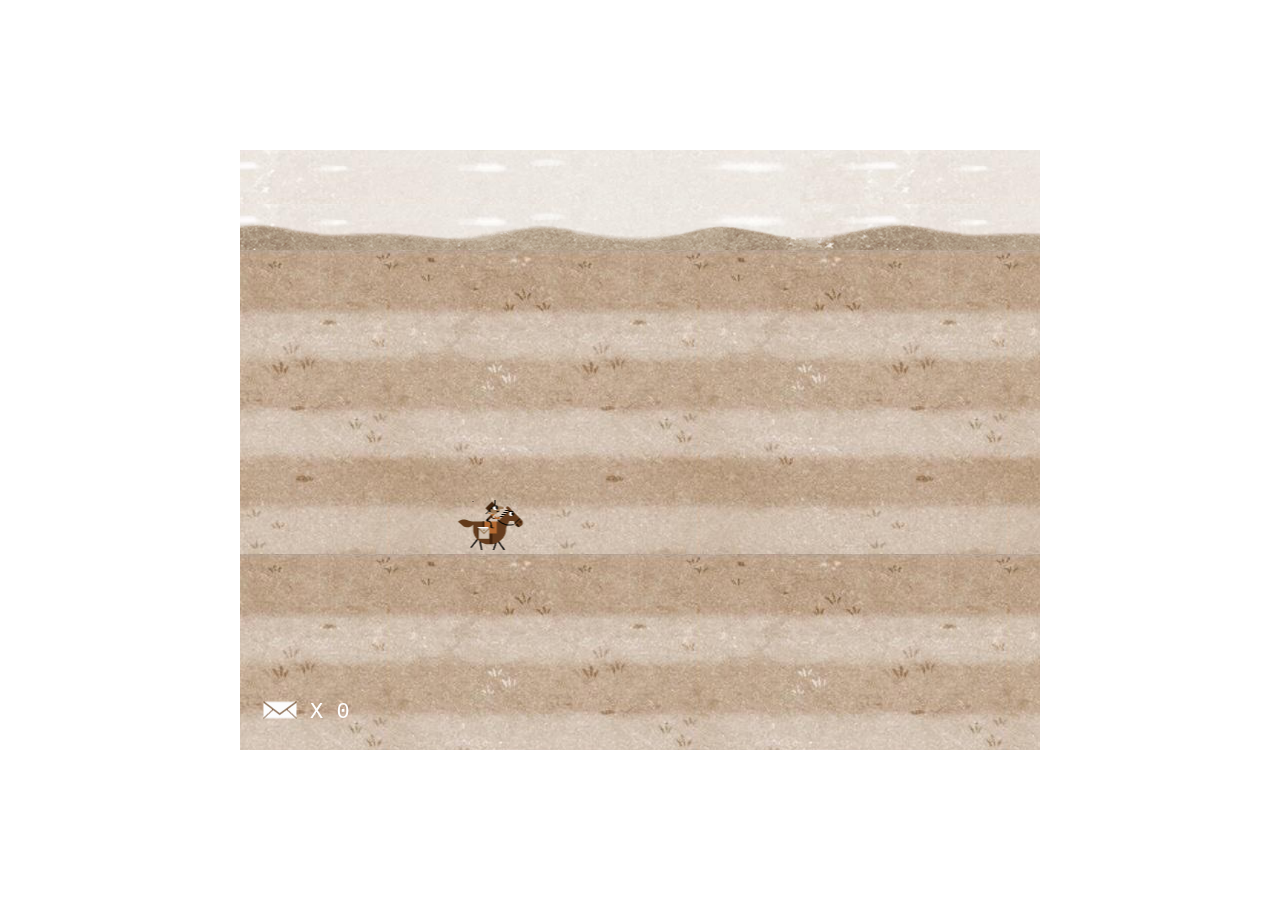
<file: index.html>
<!DOCTYPE html>
<html lang="en">
<head>
  <meta charset="UTF-8">
  <meta name="viewport" content="width=device-width, initial-scale=1.0, minimum-scale=1.0, maximum-scale=1.0, user-scalable=no">
  <title>Pony Express</title>
  <style type="text/css">
    * {
      padding: 0;
      margin: 0;
      -webkit-box-sizing: border-box;
      -moz-box-sizing: border-box;
      box-sizing: border-box;
    }
    html, body {
      height: 100vh;
      overflow: hidden;
    }
    html {
      height: -webkit-fill-available;
    }
    body {
      min-height: 100vh;
      min-height: -webkit-fill-available;
    }
    #app {
      width: 100%;
      height: 100%;
      display: flex;
      align-items: center;
      justify-content: center;
    }
    canvas {
      max-width: 100%;
      max-height: 100%;
    }
    @media screen and (orientation: landscape) {
      canvas {
        max-height: 80%;
      }
    }
  </style>
</head>
<body>
  <div id="app">

  </div>
  <script src="./js/phaser.min.js"></script>
  <script src="./js/index.js?0901v3"></script>
</body>
</html>
</file>
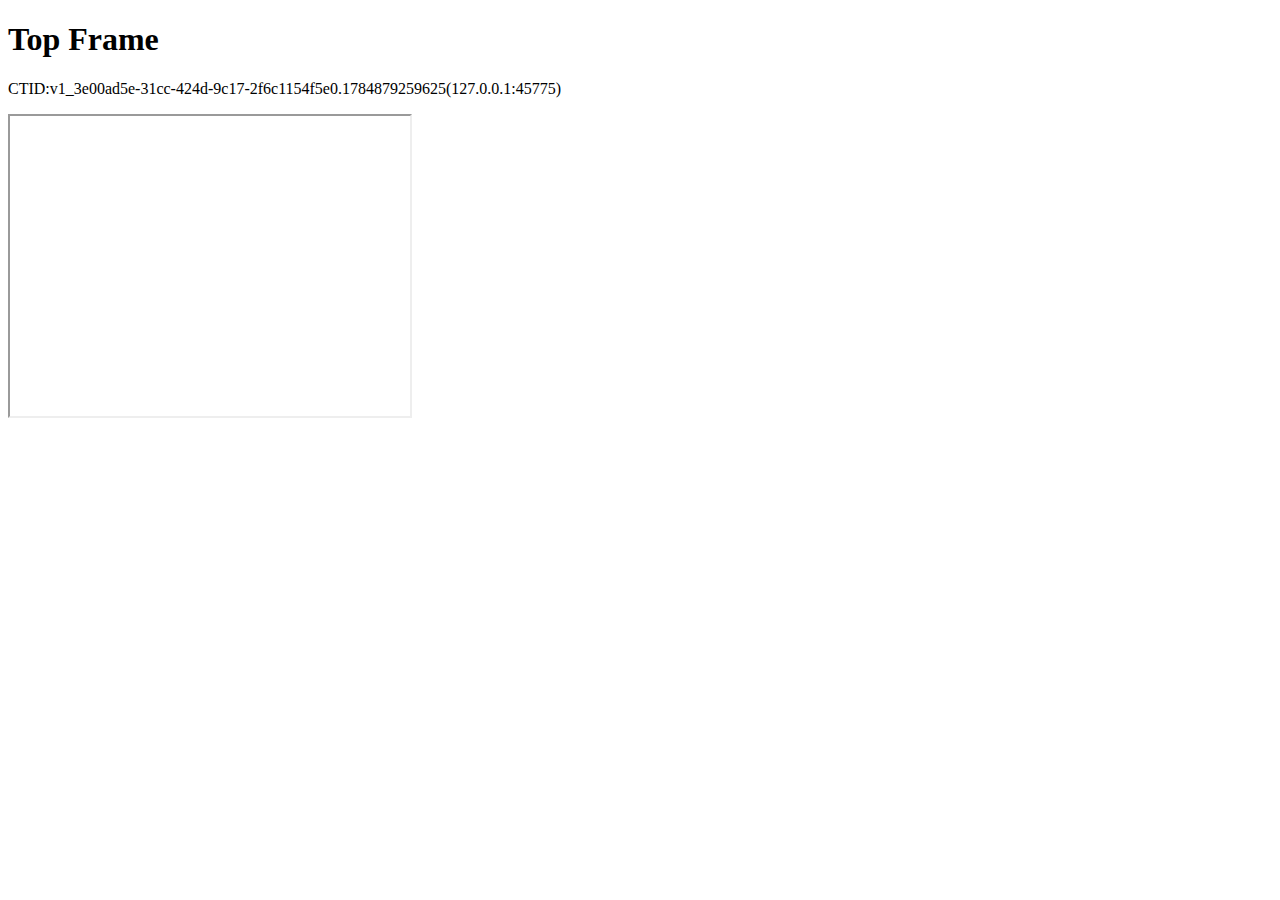
<file: cookie-sync/index.html>
<!DOCTYPE html>
<html lang="en">

<head>
    <meta charset="UTF-8">
    <meta name="viewport" content="width=device-width, initial-scale=1.0">
    <link rel="icon" href="data:;base64,iVBORw0KGgo=">
    <title>Document</title>
    <script>
        function generateCookieString(key, value, config) {
            if (typeof key !== 'string') {
                console.warn('Key must be a string');
                return false;
            }

            if (!key) {
                console.warn('Key is invalid');
                return false;
            }

            if (typeof value !== 'string') {
                console.warn('value must be a string');
                return false;
            }

            if (!value) {
                console.warn('Value is invalid');
                return false;
            }

            if (typeof config !== 'object' || Array.isArray(config) || config === null) {
                console.warn('Config must be an object');
                return false;
            }

            let cookieString = `${key}=${value}`;
            Object.keys(config).forEach(key => {
                if (config[key] !== 'secure') {
                    cookieString += `;${key}=${config[key]}`
                } else {
                    cookieString += ';secure';
                }
            });
            return cookieString;
        }

        function setDataToStorage(key, value, config) {
            if (typeof key !== 'string') {
                console.warn('Key must be a string');
                return false;
            }

            if (!key) {
                console.warn('Key is invalid');
                return false;
            }

            if (typeof value !== 'string') {
                console.warn('value must be a string');
                return false;
            }

            if (!value) {
                console.warn('Value is invalid');
                return false;
            }

            if (typeof config !== 'object' || Array.isArray(config) || config === null) {
                console.warn('Config must be an object');
                return false;
            }
            const cookieString = generateCookieString(key, value, config);
            document.cookie = cookieString;
            try {
                window.localStorage.setItem(`${key}`, `${value}`);
            } catch (err) {

            }
        }

        function getDataFromStorage(key) {
            if (typeof key !== 'string') {
                console.warn('Key must be a string');
                return false;
            }
            let cookieArr = document.cookie.split(';');
            cookieArr = cookieArr.filter(item => {
                return item.indexOf(`${key}=`) != -1;
            });
            if (!cookieArr[0]) {
                try {
                    return window.localStorage.getItem(key);
                } catch (err) {
                    return null;
                }
            }

            return cookieArr[0].split('=')[1];
        }

        const getTopDomain = () => {
            const hostStringArray = window.location.host.split(".");
            hostStringArray[0] = "";
            return hostStringArray.join(".");
        };

        function generateUID() {
            if (window.crypto && typeof crypto.randomUUID === 'function') {
                return window.crypto.randomUUID();
            }

            const S4 = function () {
                return (((1 + Math.random()) * 0x10000) | 0).toString(16).substring(1);
            };

            return S4() + S4() + '-' + S4() + '-' + S4() + '-' + S4() + '-' + S4() + S4() + S4();
        }
    </script>
    <script>
        window.addEventListener('DOMContentLoaded', function () {
            if (!getDataFromStorage('vpadn-ctid')) {
                const CTID = `v1_${generateUID()}.${new Date().getTime()}`;
                const MAX_AGE = 63072000;
                setDataToStorage("vpadn-ctid", CTID, {
                    // domain: getTopDomain(),
                    path: "/",
                    secure: true,
                    'max-age': MAX_AGE,
                });
            }

            document.querySelector('#ctid').textContent = `${getDataFromStorage('vpadn-ctid')}(${location.host})`;

            window.addEventListener("message", receiveRequestMessageHandler);

            function receiveRequestMessageHandler(event) {
                if (event.data.eventName === "requestUpxData") {
                    event.source.postMessage(
                        {
                            eventName: "responseUpxData",
                            data: {
                                _upx_ctid: getDataFromStorage("vpadn-ctid")
                            },
                        },
                        "*"
                    );
                }
            }

            const iframe = document.createElement('iframe');
            iframe.src = 'https://staging-sdk.vpon.com/cookie-sync';
            iframe.width = 400;
            iframe.height = 300;
            document.body.appendChild(iframe);
        });
    </script>
</head>

<body>
    <h1>Top Frame</h1>
    <p>CTID:<span id="ctid"></span></p>
</body>

</html>
</file>
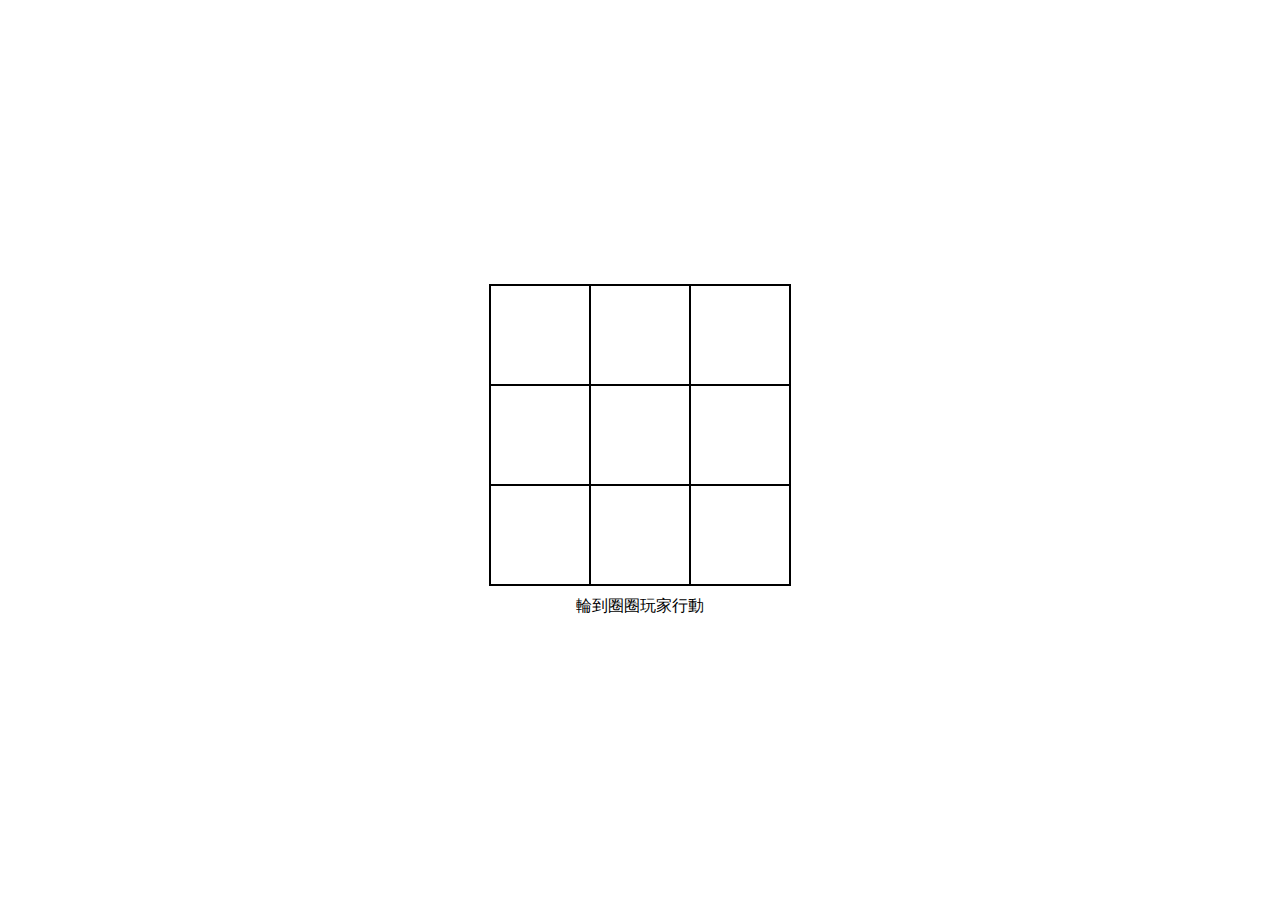
<file: tic-tac-toe/index.html>
<!doctype html><html lang="en"><head><meta charset="utf-8"/><link rel="icon" href="/tic-tac-toe/favicon.ico"/><meta name="viewport" content="width=device-width,initial-scale=1"/><meta name="theme-color" content="#000000"/><meta name="description" content="Web site created using create-react-app"/><link rel="apple-touch-icon" href="/tic-tac-toe/logo192.png"/><link rel="manifest" href="/tic-tac-toe/manifest.json"/><title>React App</title><script defer="defer" src="/tic-tac-toe/static/js/main.574c4b44.js"></script><link href="/tic-tac-toe/static/css/main.f720948b.css" rel="stylesheet"></head><body><noscript>You need to enable JavaScript to run this app.</noscript><div id="root"></div></body></html>
</file>
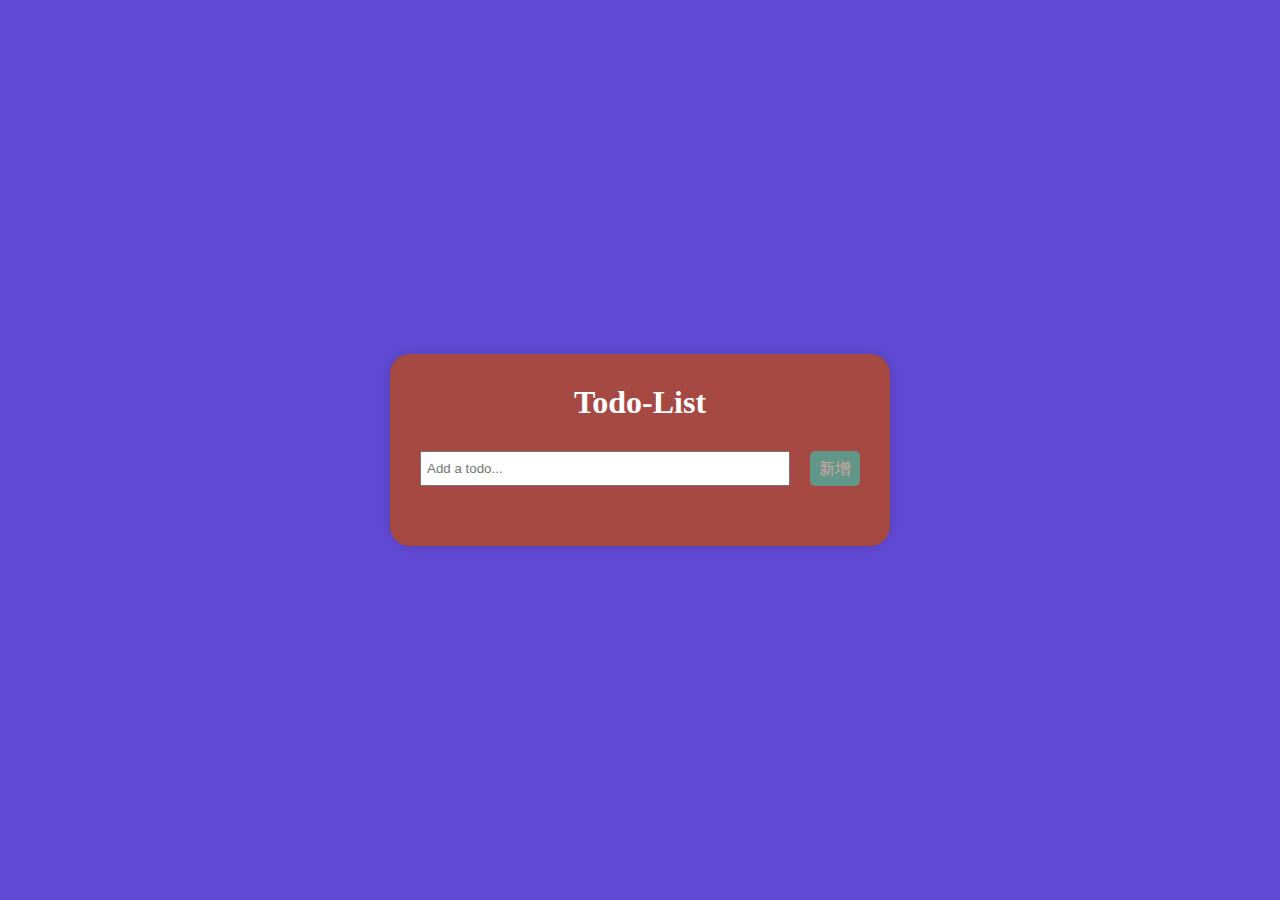
<file: todo-list/index.html>
<!doctype html><html lang="en"><head><meta charset="utf-8"/><link rel="icon" href="/todo-list/favicon.ico"/><meta name="viewport" content="width=device-width,initial-scale=1"/><meta name="theme-color" content="#000000"/><meta name="description" content="Web site created using create-react-app"/><link rel="apple-touch-icon" href="/todo-list/logo192.png"/><link rel="manifest" href="/todo-list/manifest.json"/><title>React App</title><script defer="defer" src="/todo-list/static/js/main.8a047d24.js"></script><link href="/todo-list/static/css/main.be394eee.css" rel="stylesheet"></head><body><noscript>You need to enable JavaScript to run this app.</noscript><div id="root"></div></body></html>
</file>
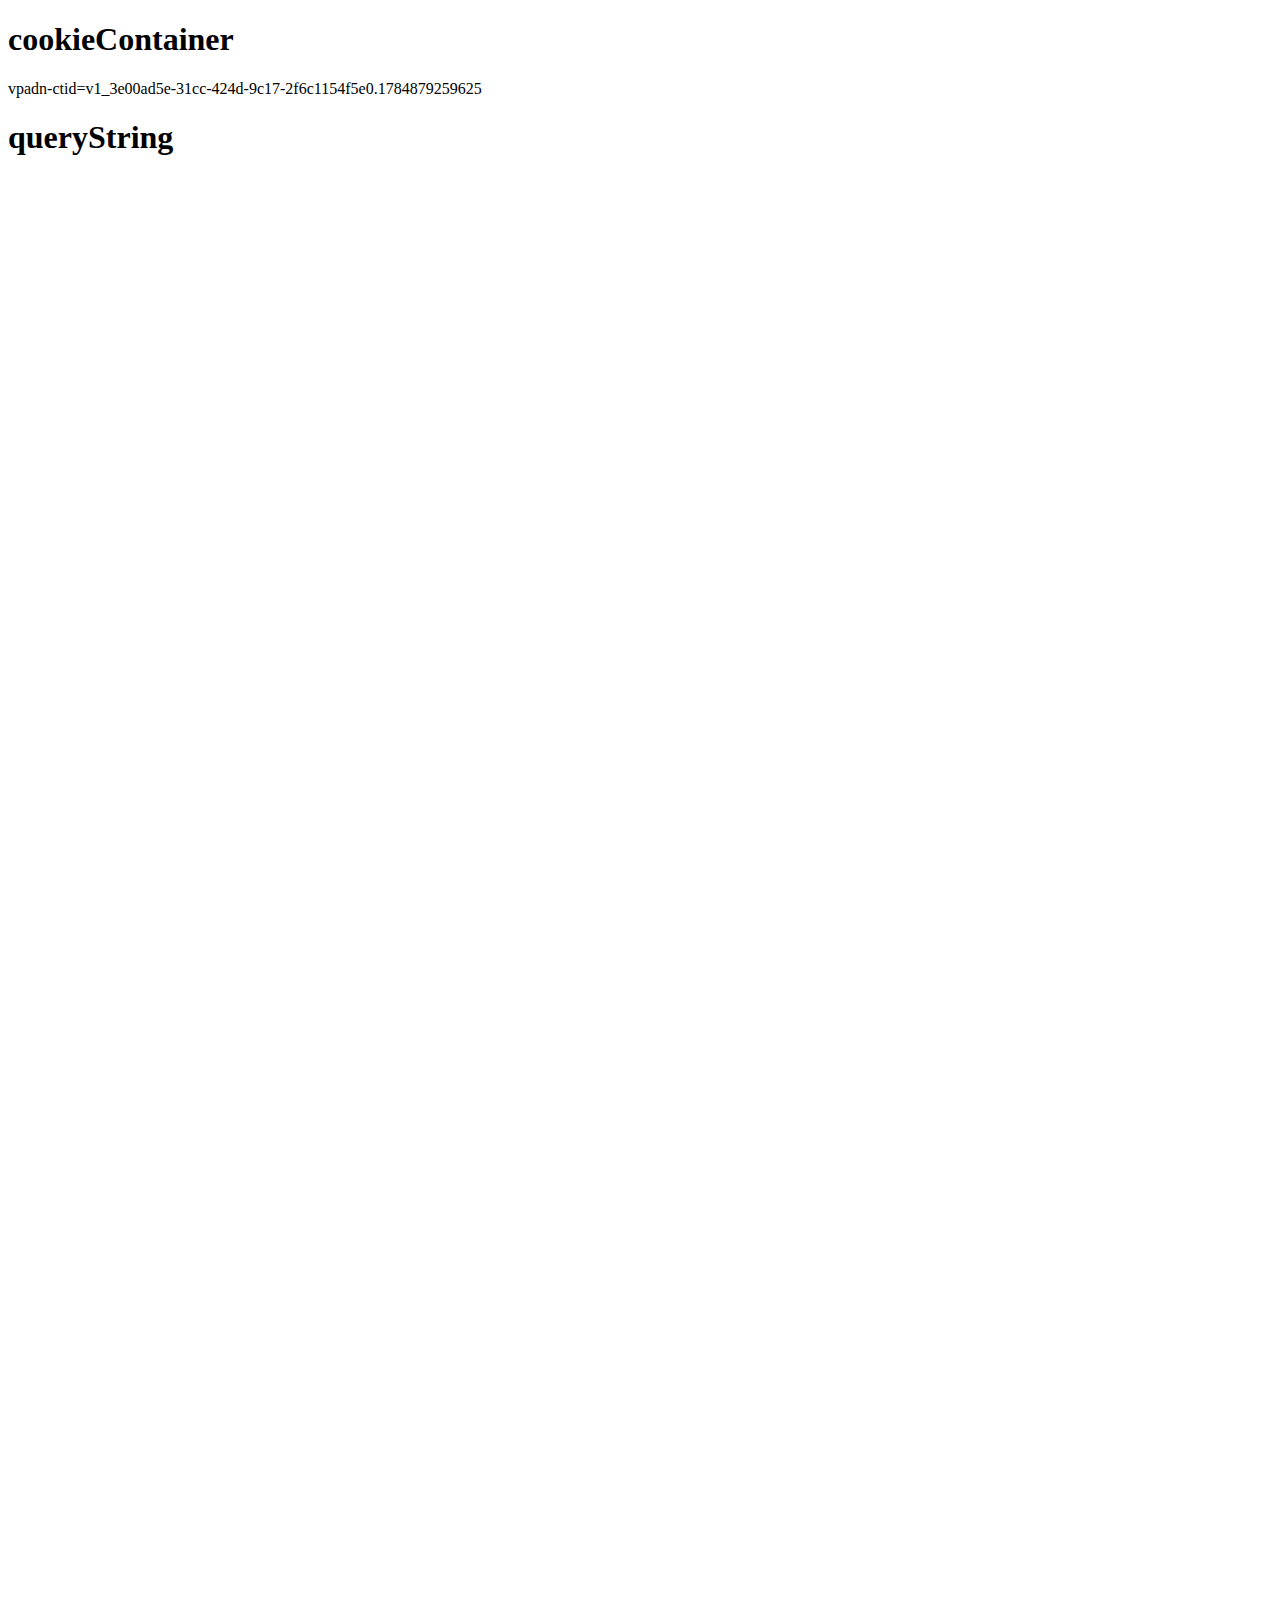
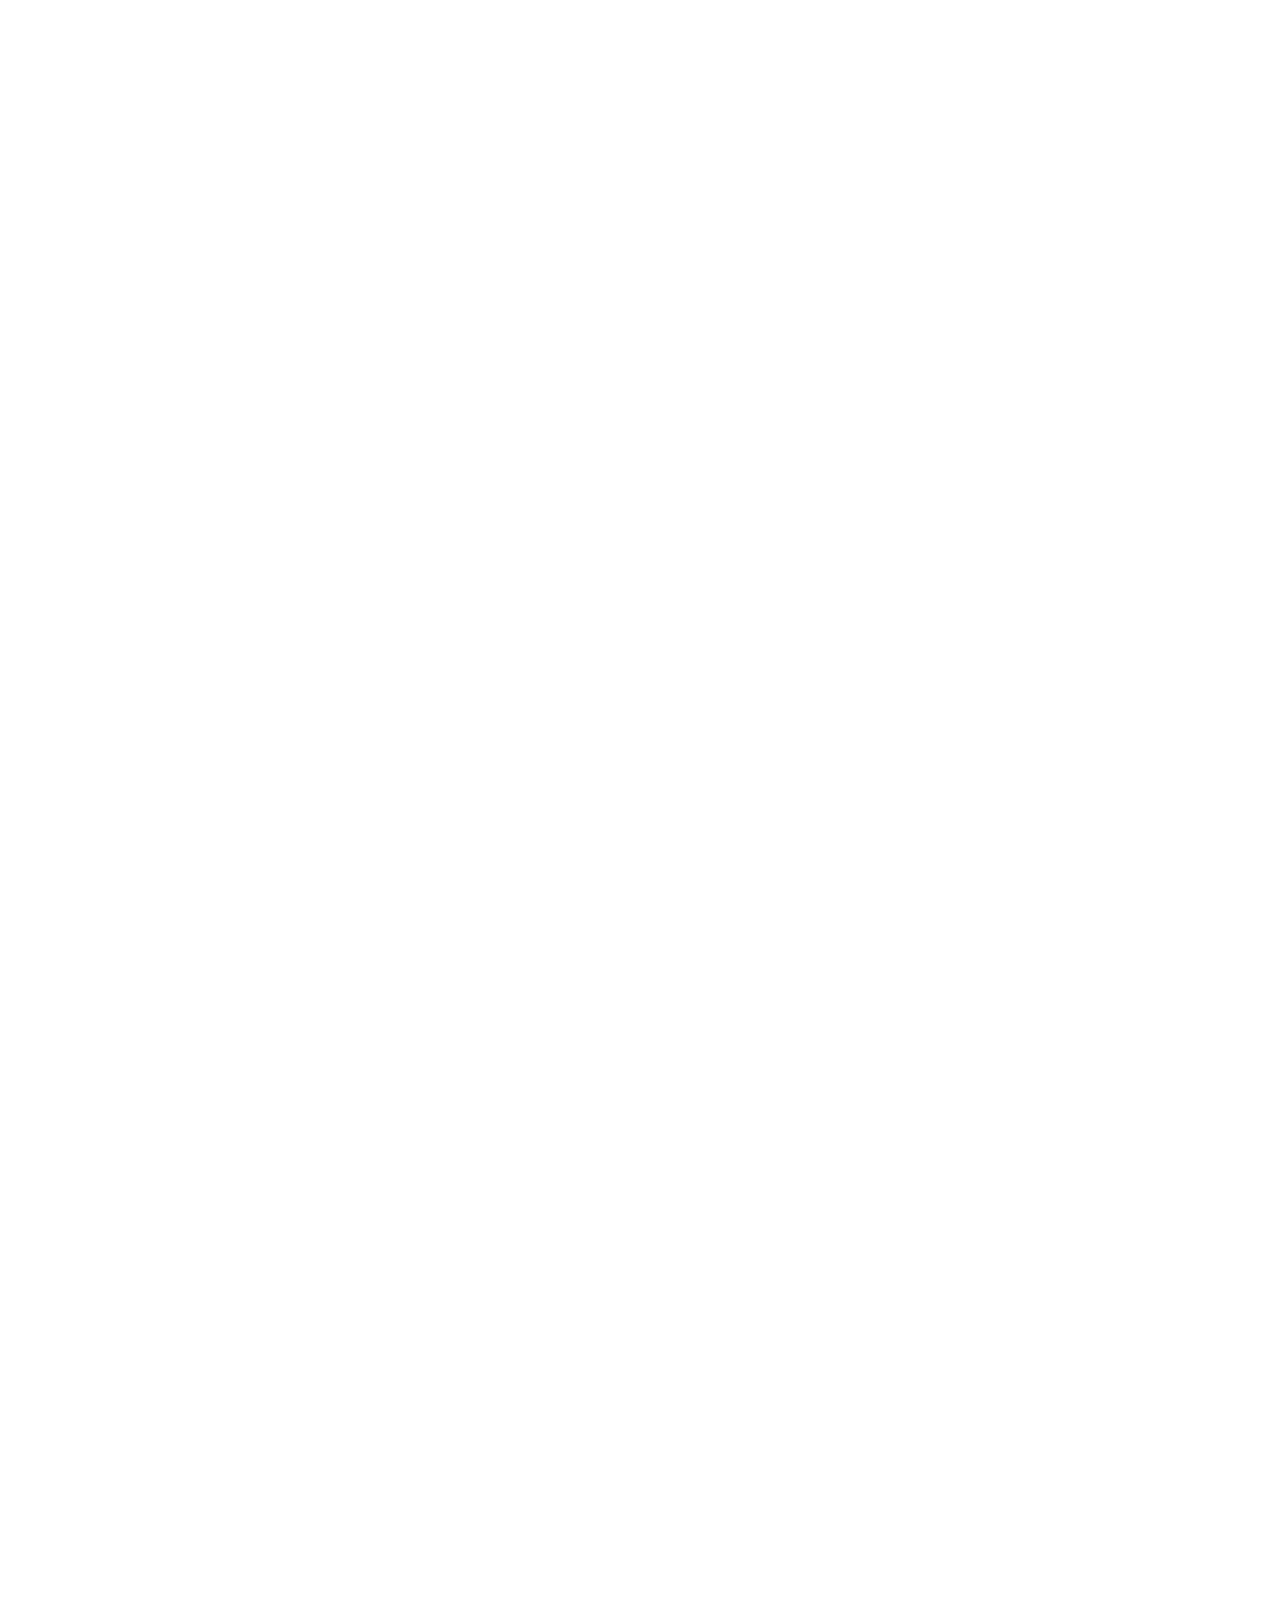
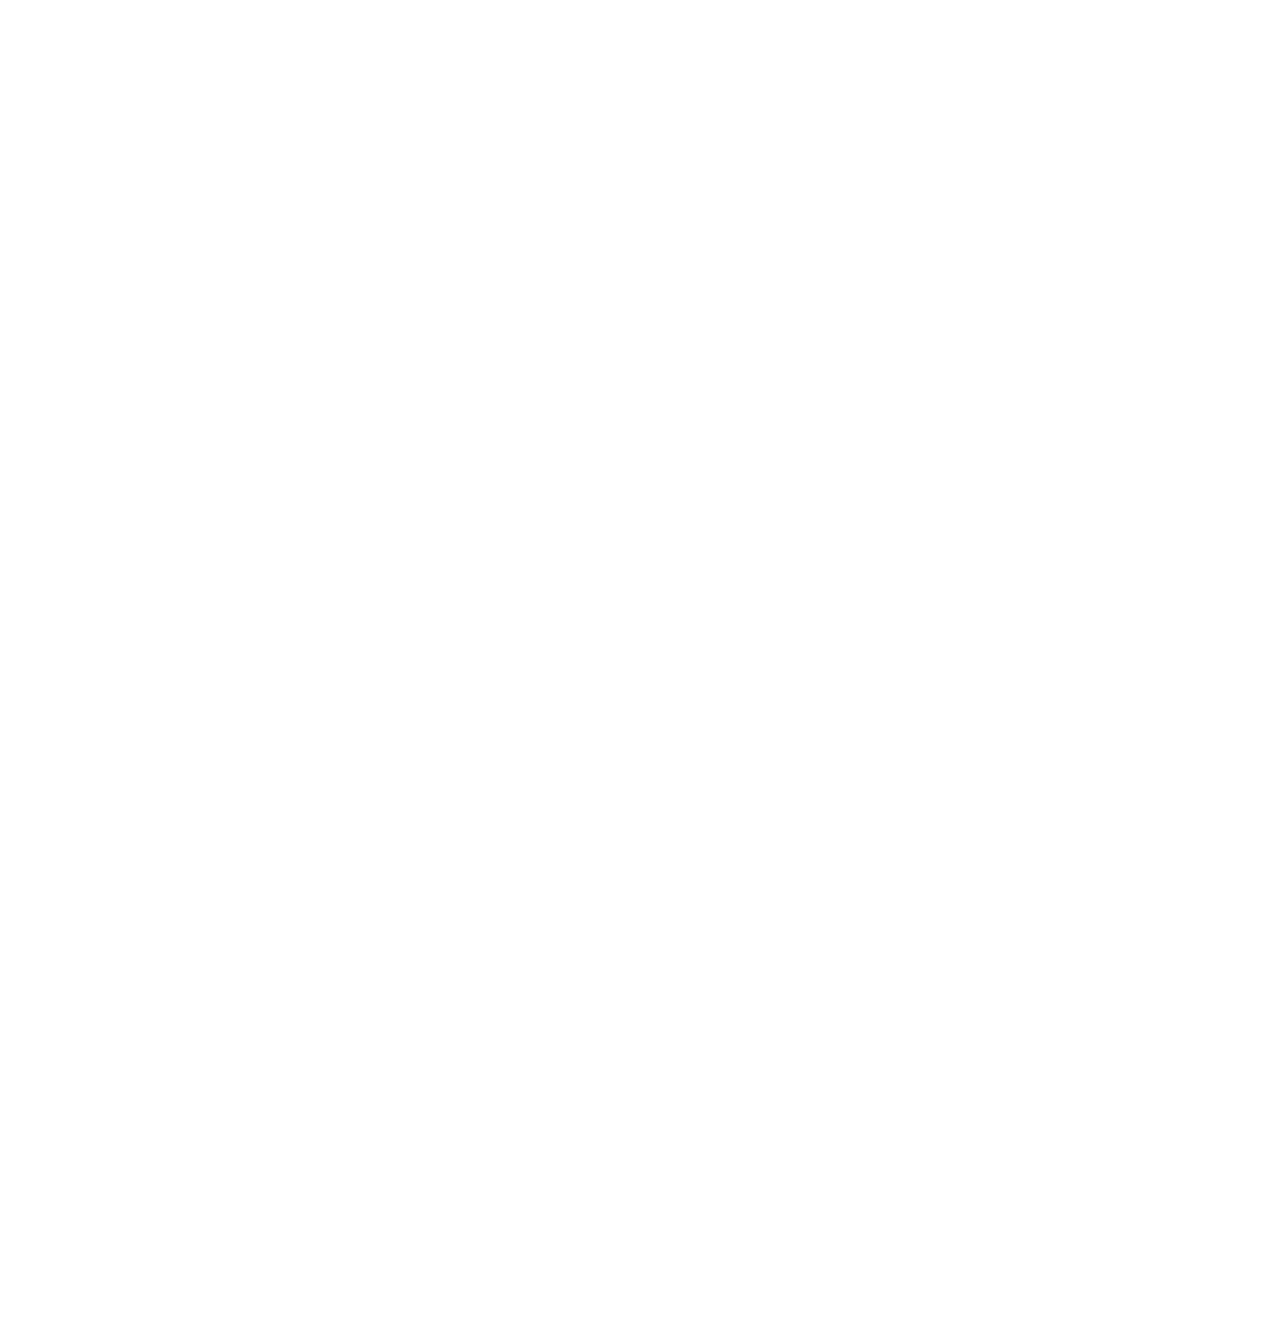
<file: upx/index.html>
<!DOCTYPE html>
<html lang="en">

<head>
    <meta charset="UTF-8">
    <meta name="viewport" content="width=device-width, initial-scale=1.0">
    <title>Index2</title>
    <style>
        body {
            min-height: 500vh;
        }
    </style>
    <script>
        !function (i, n) {
            if (!i.VponPixel) {
                i.VponPixel = function (i, n, e) { VponPixel.actionQueue.push({ action: i, option: n, data: e }) }, VponPixel.actionQueue = []; var e = n.createElement("script"); e.src = "./VponPixel.js", e.async = !0, n.head.appendChild(e), VponPixel("init", "d.gYt8joQih7w6BglC0|cvKQbUgl0vcbpH.6892", {
                    GAID: 'G-LNVCKRGTRN',
                    PIXELID: '983369656269021',
                    crossDomainWhiteList: ['.google.com', '.vpon.com', '.github.io']
                })
            }
        }(window, document);
    </script>
</head>

<body>
    <div class="cookieContainer">
        <h1>cookieContainer</h1>
    </div>
    <div class="queryString">
        <h1>queryString</h1>
    </div>
    <script>
        let cookieArr = document.cookie.split(';');

        if (cookieArr.length) {
            const cookieContainer = document.querySelector('.cookieContainer');

            cookieArr.forEach(cookie => {
                const pTag = document.createElement('p');
                pTag.textContent = cookie;
                cookieContainer.appendChild(pTag);
            });
        }

        const urlSearchParams = new URLSearchParams(location.search);
        const queryString = document.querySelector('.queryString');

        for (const [key, value] of urlSearchParams.entries()) {
            const pTag = document.createElement('p');
            pTag.textContent = `${key}=${value}`;
            queryString.appendChild(pTag);
        }
    </script>
</body>

</html>
</file>
<file: tic-tac-toe/static/css/main.f720948b.css>
*{margin:0;padding:0}.app{align-items:center;display:flex;justify-content:center;min-height:100vh}.cells{flex-wrap:wrap;height:300px;width:300px}.cell,.cells{border:1px solid #000;display:flex}.cell{align-items:center;box-sizing:border-box;height:100px;justify-content:center;width:100px}.circle{border:10px solid blue;border-radius:50%;box-sizing:border-box}.circle,.cross{height:80%;width:80%}.cross{position:relative;-webkit-transform:rotate(45deg);transform:rotate(45deg)}.cross:after,.cross:before{content:"";position:absolute}.cross:before{background-color:red;height:10px;left:0;top:calc(50% - 5px);width:100%}.cross:after{background-color:red;height:100%;left:calc(50% - 5px);top:0;width:10px}.message{margin-top:10px;text-align:center}.restart{display:block;margin:10px auto 0}
/*# sourceMappingURL=main.f720948b.css.map*/
</file>
<file: todo-list/static/css/main.be394eee.css>
*{box-sizing:border-box;margin:0;padding:0}button{border:0}button:disabled{opacity:.5}.todo-wrapper{background-color:#a64942;border-radius:20px;box-shadow:0 0 10px rgba(0,0,0,.15);max-width:500px;padding:30px;width:100%}.todo-maintitle{color:#fff;margin-bottom:30px;text-align:center}.todo-app{background-color:#614ad3;justify-content:center;min-height:100vh}.todo-app,.todo-form{align-items:center;display:flex;width:100%}.todo-form{justify-content:space-between;margin-bottom:30px}.todo-button{background-color:#1ee3cf;border-radius:5px;color:#fff;font-size:1rem;line-height:35px;width:50px}.todo-button:disabled{border:0}.todo-input{height:35px;padding:5px;width:calc(100% - 70px)}.todo-box{align-items:center;background-color:#004d61;border-radius:5px;display:flex;justify-content:space-between;padding:10px}.todo-box:nth-child(n+2){margin-top:10px}.todo-box--completed{opacity:.7}.todo-content{background-color:initial;border:0;color:#fff;font-size:1rem;height:35px;padding:5px;width:calc(100% - 150px)}.todo-buttons{align-items:center;display:flex}.todo-buttons>button:nth-child(n+2){margin-left:10px}.todo-complete{background-color:#0d3f67;border-radius:5px;color:#fff;font-size:1rem;line-height:35px;width:80px}.todo-delete{background-color:#e41749}.todo-delete,.todo-edit{border-radius:5px;color:#fff;font-size:1rem;line-height:35px;width:50px}.todo-edit{background-color:#0d3f67}.todo-editarea{align-items:center;justify-content:space-between}.todo-editarea input{height:35px;padding:5px;width:calc(100% - 70px)}.todo-editarea button{background-color:#1ee3cf;border-radius:5px;color:#fff;font-size:1rem;line-height:35px;width:50px}
/*# sourceMappingURL=main.be394eee.css.map*/
</file>
